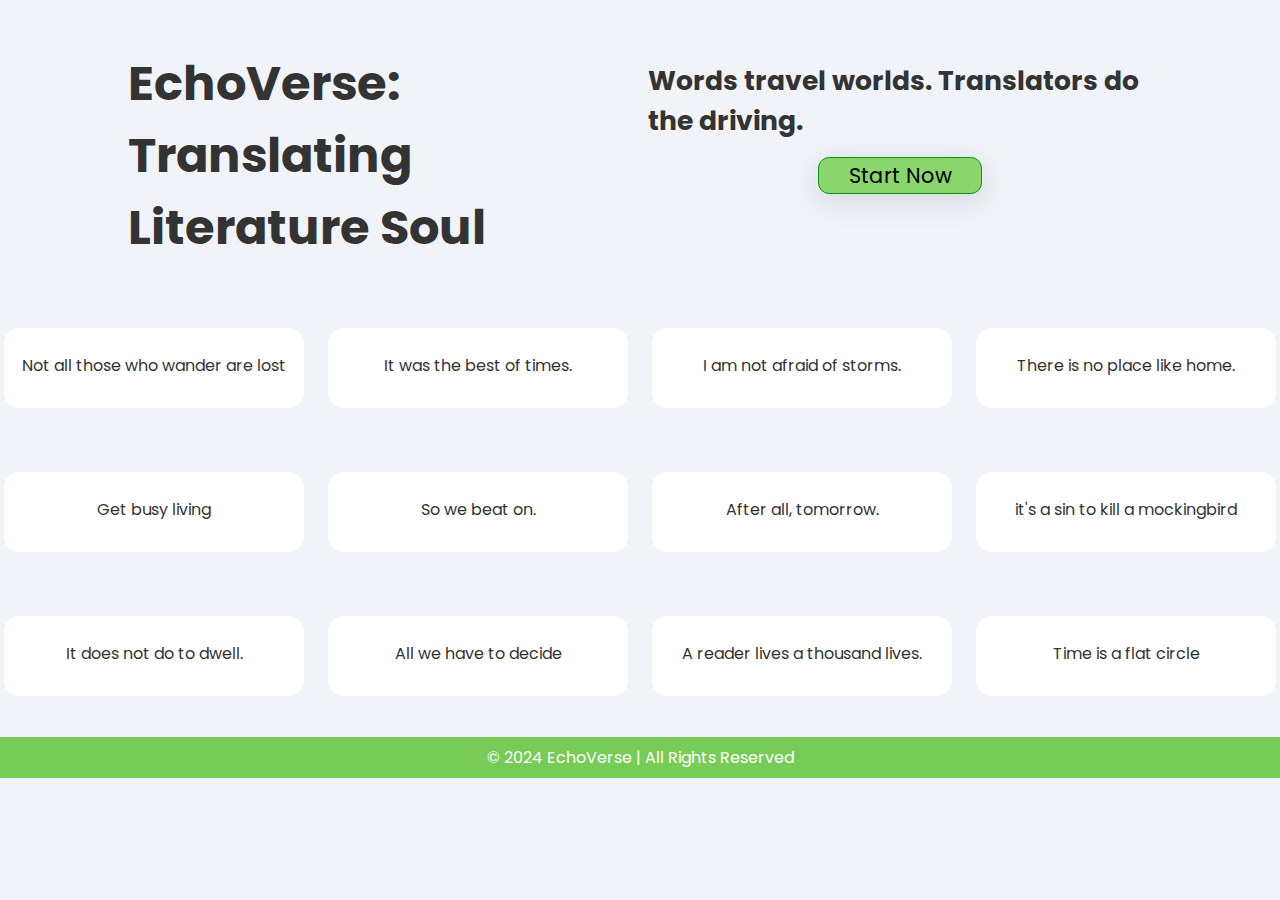
<file: index.html>
<!DOCTYPE html>
<html lang="en">
<head>
    <meta charset="UTF-8">
    <meta name="viewport" content="width=device-width, initial-scale=1.0">
    <title>EchoVerse: Translating Literature Soul</title>
    <link rel="stylesheet" href="style.css">
</head>
<body>

    <section class="container">
        
        <div class="hero-content">
            <h1>EchoVerse: Translating Literature Soul</h1>

            <div class="para-div">
                <p>Words travel worlds. Translators do the driving.</p>
                <a href="./translator.html"><button>Start Now</button></a>
            </div>
        </div>

        <div class="sliders slide-left">
            <div class="cards">
                <div><p>Big Brother is watching you.</p></div>
                <div><p>Stay gold, Ponyboy, stay gold..</p></div>
                <div><p>Not all those who wander are lost</p></div>
                <div><p>It was the best of times.</p></div>
                <div><p>I am not afraid of storms.</p></div>
                <div><p>There is no place like home.</p></div>
                <div><p>Beware; for I am fearless.</p></div>
                <div><p>The horror! The horror!</p></div>
            </div>
        </div>

        <div class="sliders slide-middle">
            <div class="cards">
                <div><p>Whatever our souls are made of.</p></div>
                <div><p>I am haunted by humans.</p></div>
                <div><p>Get busy living</p></div>
                <div><p>So we beat on.</p></div>
                <div><p>After all, tomorrow.</p></div>
                <div><p>it's a sin to kill a mockingbird</p></div>
                <div><p>boats against the current.</p></div>
                <div><p>To the well-organized mind, death.</p></div>
            </div>
        </div>

        <div class="sliders slide-right">
            <div class="cards">
                <div><p>I am the master of my fate.</p></div>
                <div><p>All animals are equal, but some.</p></div>
                <div><p>It does not do to dwell.</p></div>
                <div><p>All we have to decide</p></div>
                <div><p>A reader lives a thousand lives.</p></div>
                <div><p>Time is a flat circle</p></div>
                <div><p>It's a sin to kill a mockingbird.</p></div>
                <div><p>Fear is the mind-killer</p></div>
            </div>
        </div>
        
    </section>

    <footer>
      <div class="footer-bottom">
            &copy; 2024 EchoVerse | All Rights Reserved
        </div>
    </footer>
</body>
</html>
</file>
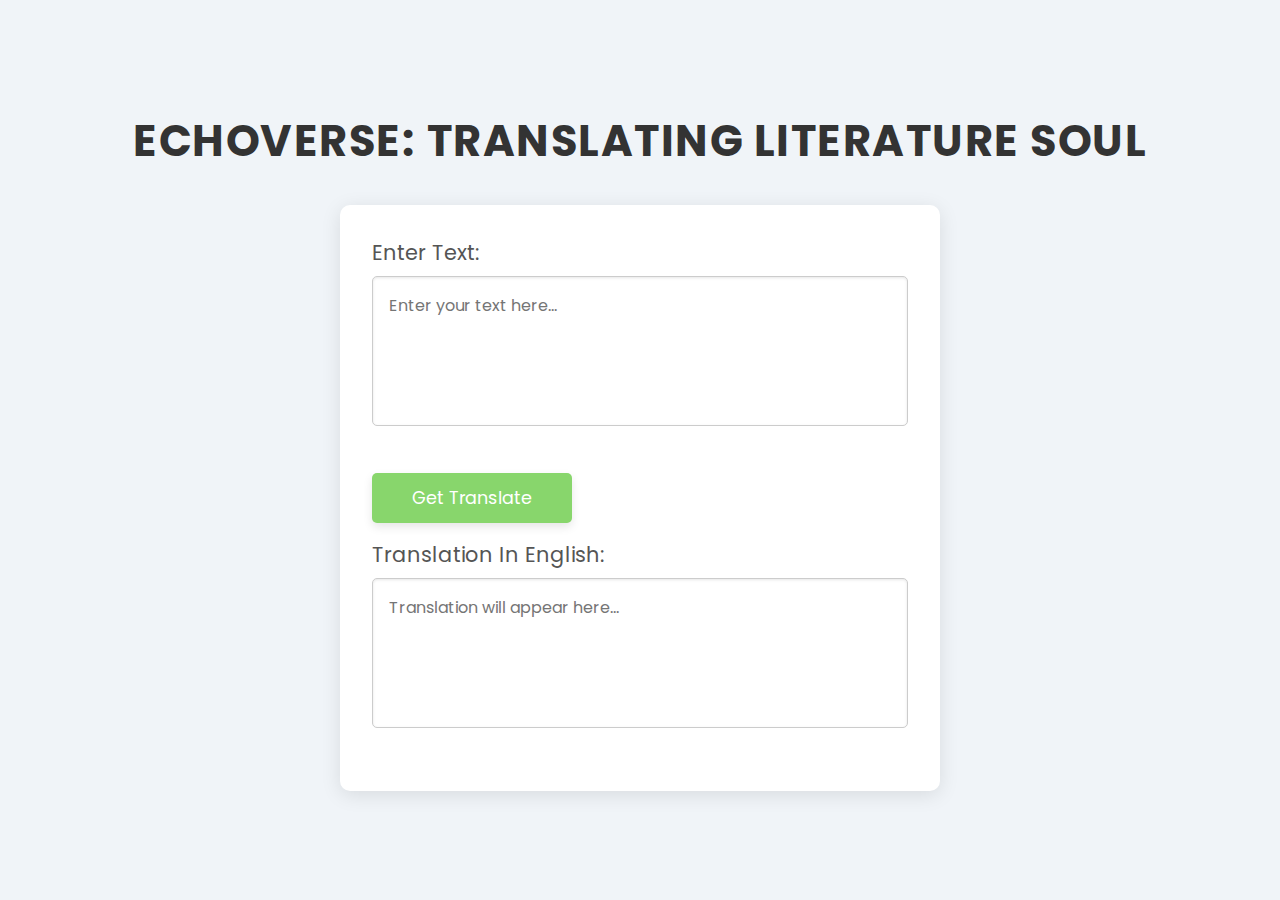
<file: translator.html>
<!DOCTYPE html>
<html lang="en">
<head>
    <meta charset="UTF-8">
    <meta name="viewport" content="width=device-width, initial-scale=1.0">
    <title>EchoVerse: Translating Literature Soul</title>
    <link rel="stylesheet" href="translator.css">
</head>
<body>
    <section class="main-container">
        <h1>EchoVerse: Translating Literature Soul</h1>
        <div class="container">
            <section class="input-container">
                <p class="enter-text">Enter Text:</p>
                <div class="input-field">
                    <textarea placeholder="Enter your text here..."></textarea>
                </div>
            </section>
            <button class="translation-btn">Get Translate</button>
            <section class="output-container">
                <p class="enter-text">Translation In English:</p>
                <div class="input-field">
                    <textarea placeholder="Translation will appear here..." readonly></textarea>
                </div>
            </section>
        </div>
    </section>
</body>
</html>
</file>
<file: style.css>
@import url('https://fonts.googleapis.com/css2?family=Poppins:ital,wght@0,100;0,200;0,300;0,400;0,500;0,600;0,700;0,800;0,900&display=swap');

* {
    padding: 0;
    margin: 0;
    box-sizing: border-box;
    font-family: 'Poppins', sans-serif;
    text-decoration: none;
}

body {
    background-color: #f0f4f8;
    color: #333;
}

.container {
    width: 100%;
    margin: 0 auto;
    margin-top: 3rem;
}

.hero-content {
    display: grid;
    grid-template-columns: repeat(2, 1fr);
    max-width: 80%;
    width: 100%;
    margin: 0 auto;
    gap: 1rem;
}

.hero-content h1 {
    font-size: 3rem;
}

.para-div {
    display: flex;
    flex-direction: column;
    gap: 1rem;
    align-items: center;
    margin-top: 0.8rem;
}

.para-div button {
    width: 10.2rem;
    height: 2.3rem;
    
    border: none;
    border-radius: 0.7rem;
    font-size: 1.3rem;
    display: flex;
    align-items: center;
    justify-content: center;
    background-color: #88d66c;
    border: 1px solid #059212;
    box-shadow: rgba(100, 100, 111, 0.2) 0px 7px 29px 0px;
}

.para-div button:hover {
    background-color: #76c05c;
}

.para-div p {
    font-size: 1.66rem;
    font-weight: bold;
}


.hero-img img {
    width: 80%;
}

.sliders {
    overflow: hidden;
    white-space: nowrap;
    box-sizing: border-box;
    margin-top: 4rem;
    display: flex;
    justify-content: center;
}

.cards {
    display: inline-block;
    white-space: nowrap;
}

.cards div {
    display: inline-block;
    text-align: center;
    background-color: #fff;
    width: 300px;
    height: 80px;
    border-radius: 1rem;
    padding-top: 1.54rem;
    margin: 0 10px;
}

.slide-left .cards {
    animation: slide-left 10s linear infinite;
    -webkit-animation: slide-left 10s linear infinite;
}

.slide-middle .cards {
    animation: slide-middle 10s linear infinite;
    -webkit-animation: slide-middle 10s linear infinite;
}

.slide-right .cards {
    animation: slide-right 10s linear infinite;
    -webkit-animation: slide-right 10s linear infinite;
}

@keyframes slide-left {
    0% {
        transform: translateX(0%);
        -webkit-transform: translateX(0%);
        -moz-transform: translateX(0%);
        -ms-transform: translateX(0%);
        -o-transform: translateX(0%);
}
    100% {
        transform: translateX(-10%);
        -webkit-transform: translateX(-10%);
        -moz-transform: translateX(-10%);
        -ms-transform: translateX(-10%);
        -o-transform: translateX(-10%);
}
}

@keyframes slide-middle {
    0% {
        transform: translateX(-10%);
        -webkit-transform: translateX(-10%);
        -moz-transform: translateX(-10%);
        -ms-transform: translateX(-10%);
        -o-transform: translateX(-10%);
}
    100% {
        transform: translateX(0%);
        -webkit-transform: translateX(0%);
        -moz-transform: translateX(0%);
        -ms-transform: translateX(0%);
        -o-transform: translateX(0%);
}
}

@keyframes slide-right {
    0% {
        transform: translateX(0%);
        -webkit-transform: translateX(0%);
        -moz-transform: translateX(0%);
        -ms-transform: translateX(0%);
        -o-transform: translateX(0%);
}
    100% {
        transform: translateX(-10%);
        -webkit-transform: translateX(-10%);
        -moz-transform: translateX(-10%);
        -ms-transform: translateX(-10%);
        -o-transform: translateX(-10%);
}
}

.footer-bottom {
    background-color: #76cc57;
    margin-top: 41px;
    text-align: center;
    padding: 0.5rem;
    color: #fff;
    font-size: 1rem;
}
</file>
<file: translator.css>
@import url('https://fonts.googleapis.com/css2?family=Poppins:ital,wght@0,100;0,200;0,300;0,400;0,500;0,600;0,700;0,800;0,900;1,100;1,200;1,300;1,400;1,500;1,600;1,700;1,800;1,900&display=swap');

* {
    padding: 0;
    margin: 0;
    box-sizing: border-box;
    font-family: 'Poppins', sans-serif;
}

body {
    background-color: #f0f4f8;
    color: #333;
    display: flex;
    justify-content: center;
    align-items: center;
    height: 100vh;
    margin: 0;
}

.main-container {
    width: 100%;
    display: flex;
    flex-direction: column;
    align-items: center;
    justify-content: center;
    padding: 2rem;
}

.main-container h1 {
    text-align: center;
    margin-bottom: 2rem;
    font-size: 2.7rem;
    color: #333;
    text-transform: uppercase;
    letter-spacing: 1.5px;
}

.container {
    background: #fff;
    border-radius: 10px;
    box-shadow: 0 4px 20px rgba(0, 0, 0, 0.1);
    max-width: 600px;
    width: 100%;
    padding: 2rem;
}

.input-container, .output-container {
    margin-bottom: 1.5rem;
}

.input-container p, .output-container p {
    font-size: 1.3rem;
    margin-bottom: 0.5rem;
    color: #555;
}

.input-field {
    width: 100%;
}

.input-field textarea {
    width: 100%;
    height: 150px;
    padding: 1rem;
    font-size: 1rem;
    border: 1px solid #ccc;
    border-radius: 5px;
    resize: none;
    box-shadow: inset 0 1px 3px rgba(0, 0, 0, 0.1);
    transition: border-color 0.3s ease;
    -webkit-transition: border-color 0.3s ease;
    -moz-transition: border-color 0.3s ease;
    -ms-transition: border-color 0.3s ease;
    -o-transition: border-color 0.3s ease;
}

.input-field textarea:focus {
    border-color: #88d66c;
    outline: none;
}

.translation-btn {
    width: 100%;
    max-width: 200px;
    height: 50px;
    margin: 1rem auto;
    border-radius: 5px;
    background-color: #88d66c;
    border: none;
    box-shadow: 0 4px 10px rgba(0, 0, 0, 0.1);
    font-size: 1.1rem;
    color: #fff;
    cursor: pointer;
    transition: background-color 0.3s ease, transform 0.2s ease;
    -webkit-transition: background-color 0.3s ease, transform 0.2s ease;
    -moz-transition: background-color 0.3s ease, transform 0.2s ease;
    -ms-transition: background-color 0.3s ease, transform 0.2s ease;
    -o-transition: background-color 0.3s ease, transform 0.2s ease;
    
}

.translation-btn:hover {
    background-color: #76c05c;
    transform: translateY(-2px);
    -webkit-transform: translateY(-2px);
    -moz-transform: translateY(-2px);
    -ms-transform: translateY(-2px);
    -o-transform: translateY(-2px);
}

.translation-btn:active {
    transform: translateY(0);
    -webkit-transform: translateY(0);
    -moz-transform: translateY(0);
    -ms-transform: translateY(0);
    -o-transform: translateY(0);
}
</file>
